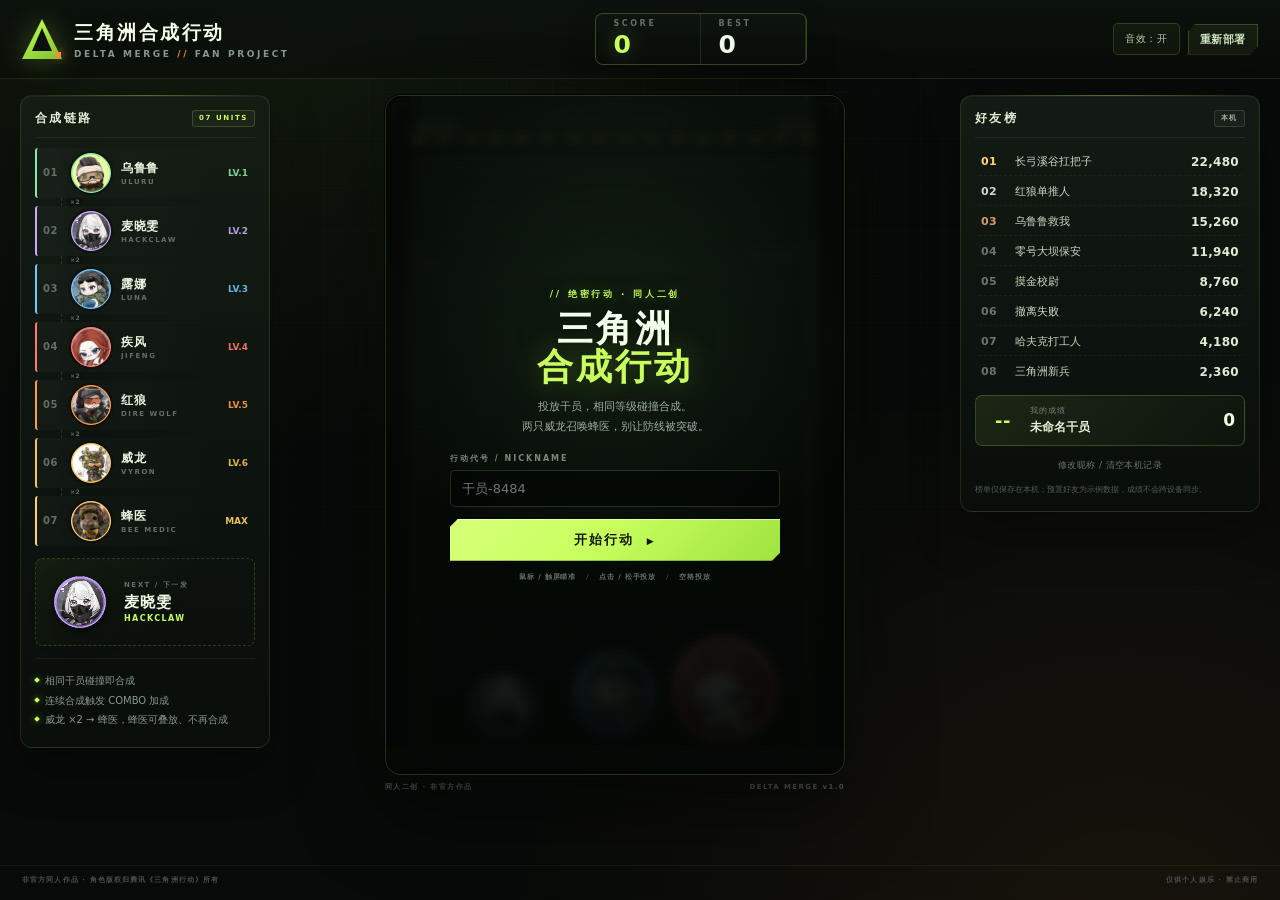
<file: index.html>
<!DOCTYPE html>
<html lang="zh-CN">
<head>
<meta charset="UTF-8">
<meta name="viewport" content="width=device-width, initial-scale=1.0, maximum-scale=1.0, user-scalable=no">
<meta name="theme-color" content="#080b09">
<title>三角洲合成行动 · DELTA MERGE</title>
<link rel="stylesheet" href="styles.css">
</head>
<body>
<div class="app">
  <header class="topbar">
    <div class="brand">
      <div class="brand-mark" aria-hidden="true"><span></span></div>
      <div class="brand-text">
        <h1>三角洲合成行动</h1>
        <p>DELTA MERGE <i>//</i> FAN PROJECT</p>
      </div>
    </div>

    <div class="hud" aria-live="polite">
      <div class="hud-item score">
        <span>SCORE</span>
        <strong id="score">0</strong>
      </div>
      <div class="hud-item">
        <span>BEST</span>
        <strong id="best">0</strong>
      </div>
      <div class="combo-chip" id="comboChip"><span>COMBO</span><b>×2</b></div>
    </div>

    <div class="actions">
      <button class="icon-btn" id="soundBtn" type="button" aria-label="切换音效">音效：开</button>
      <button class="btn small ghost" id="restartBtn" type="button" aria-label="重新部署">重新部署</button>
    </div>
  </header>

  <main class="layout">
    <aside class="panel ladder-panel">
      <div class="panel-head">
        <h2>合成链路</h2>
        <span class="tag">07 UNITS</span>
      </div>
      <div class="ladder" id="ladder"></div>

      <div class="next-box">
        <canvas id="nextCanvas" width="168" height="168" aria-label="下一个干员"></canvas>
        <div class="next-meta">
          <span class="label">NEXT / 下一发</span>
          <strong id="nextName">乌鲁鲁</strong>
          <small id="nextCode">ULURU</small>
        </div>
      </div>

      <div class="tips">
        <p><i></i>相同干员碰撞即合成</p>
        <p><i></i>连续合成触发 COMBO 加成</p>
        <p><i></i>威龙 ×2 → 蜂医，蜂医可叠放、不再合成</p>
      </div>
    </aside>

    <section class="stage">
      <div class="stage-top">
        <div class="next-mini">
          <canvas id="nextCanvasMini" width="96" height="96" aria-hidden="true"></canvas>
          <div><span>NEXT</span><strong id="nextNameMini">乌鲁鲁</strong></div>
        </div>
        <div class="stage-hint"><b>拖拽瞄准</b><span>松手投放</span></div>
      </div>

      <div class="board-shell" id="boardShell">
        <canvas id="gameCanvas" width="460" height="680" aria-label="三角洲合成行动游戏区域"></canvas>

        <div class="overlay" id="startOverlay">
          <div class="start-card">
            <div class="kicker">// 绝密行动 · 同人二创</div>
            <h2>三角洲<br><span>合成行动</span></h2>
            <p>投放干员，相同等级碰撞合成。<br>两只威龙召唤蜂医，别让防线被突破。</p>
            <label class="name-field">
              <span>行动代号 / NICKNAME</span>
              <input id="playerName" maxlength="12" placeholder="输入你的昵称" autocomplete="off" spellcheck="false">
            </label>
            <button class="btn primary" id="startBtn" type="button">开始行动 <span class="play-tri">▶</span></button>
            <div class="start-meta">
              <span>鼠标 / 触屏瞄准</span>
              <span>点击 / 松手投放</span>
              <span>空格投放</span>
            </div>
          </div>
        </div>

        <div class="overlay hidden" id="pauseOverlay">
          <div class="start-card compact">
            <div class="kicker">// 行动暂停</div>
            <h2>已暂停</h2>
            <p>切回页面后，确认继续行动。</p>
            <button class="btn primary" id="resumeBtn" type="button">继续行动</button>
          </div>
        </div>

        <div class="overlay hidden" id="gameOverOverlay">
          <div class="over-card">
            <div class="kicker danger">// 防线失守</div>
            <h2>行动结束</h2>
            <div class="final-score">
              <span>本局得分</span>
              <strong id="finalScore">0</strong>
            </div>
            <div class="final-stats">
              <div><span>历史最高</span><b id="finalBest">0</b></div>
              <div><span>好友排名</span><b id="finalRank">--</b></div>
            </div>
            <div class="new-record hidden" id="newRecord">★ 新纪录</div>
            <div class="over-actions">
              <button class="btn primary" id="againBtn" type="button">再来一局</button>
              <button class="btn ghost" id="shareBtn" type="button">复制战绩</button>
            </div>
            <p class="over-note">蜂医会越叠越高，别让其他干员顶到防线。</p>
          </div>
        </div>

        <div class="meme-layer hidden" id="memeLayer" aria-hidden="true">
          <div class="meme-sunburst" aria-hidden="true"></div>
          <div class="meme-speedlines" aria-hidden="true"></div>
          <div class="meme-stamp">
            <div class="meme-portrait">
              <img id="memeImg" src="assets/characters/fengyi.png" alt="蜂医">
            </div>
            <div class="meme-copy">
              <span class="meme-kicker">VYRON × VYRON // 蜂医登场</span>
              <strong>蜂医来啦！</strong>
              <em id="memePoints">+3,000</em>
              <small>蜂医不再合成 · 会一只叠一只</small>
            </div>
          </div>
          <div class="meme-burst-text" aria-hidden="true">BZZZ!</div>
        </div>

        <div class="scanlines" aria-hidden="true"></div>
        <div class="corner tl" aria-hidden="true"></div>
        <div class="corner tr" aria-hidden="true"></div>
        <div class="corner bl" aria-hidden="true"></div>
        <div class="corner br" aria-hidden="true"></div>
      </div>

      <div class="stage-foot">
        <span>同人二创 · 非官方作品</span>
        <span>DELTA MERGE v1.0</span>
      </div>
    </section>

    <aside class="panel rank-panel">
      <div class="panel-head">
        <h2>好友榜</h2>
        <span class="tag local">本机</span>
      </div>
      <div class="rank-list" id="rankList"></div>

      <div class="my-card">
        <span class="my-rank" id="myRank">--</span>
        <div class="my-meta">
          <span>我的成绩</span>
          <strong id="myName">未命名</strong>
        </div>
        <b id="myScore">0</b>
      </div>

      <button class="text-btn" id="editNameBtn" type="button">修改昵称 / 清空本机记录</button>
      <p class="rank-note">榜单仅保存在本机；预置好友为示例数据，成绩不会跨设备同步。</p>
    </aside>
  </main>

  <footer class="footer">
    <span>非官方同人作品 · 角色版权归腾讯《三角洲行动》所有</span>
    <span>仅供个人娱乐 · 禁止商用</span>
  </footer>
</div>

<div class="modal hidden" id="nameModal" role="dialog" aria-modal="true" aria-labelledby="nameModalTitle">
  <div class="modal-card">
    <div class="kicker">// 身份识别</div>
    <h3 id="nameModalTitle">修改昵称</h3>
    <p>好友榜只保存在这台设备上。</p>
    <input id="modalNameInput" maxlength="12" placeholder="输入昵称" autocomplete="off" spellcheck="false">
    <div class="modal-actions">
      <button class="btn small danger-ghost" id="modalClearBtn" type="button">清空成绩</button>
      <div class="modal-right">
        <button class="btn small ghost" id="modalCancelBtn" type="button">取消</button>
        <button class="btn small primary" id="modalSaveBtn" type="button">保存</button>
      </div>
    </div>
  </div>
</div>

<div class="toast" id="toast" role="status"></div>

<script src="vendor/matter.min.js"></script>
<script src="js/leaderboard.js"></script>
<script src="js/game.js?v=2"></script>
</body>
</html>
</file>
<file: styles.css>
:root {
  --bg: #070a08;
  --bg-2: #0b100c;
  --panel: #101711;
  --panel-2: #0b110d;
  --line: rgba(196, 255, 110, 0.13);
  --line-strong: rgba(196, 255, 110, 0.28);
  --acid: #c8ff5e;
  --acid-2: #91d93f;
  --orange: #ff8a3d;
  --red: #ff5656;
  --cyan: #5fd8ff;
  --text: #eaf3e4;
  --muted: #87988a;
  --muted-2: #617063;
  --font-cn: "Microsoft YaHei", "PingFang SC", "Noto Sans SC", system-ui, sans-serif;
  --font-num: "Bahnschrift", "DIN Alternate", "Arial Narrow", var(--font-cn);
}

* { box-sizing: border-box; }

html {
  min-height: 100%;
  -webkit-text-size-adjust: 100%;
  text-size-adjust: 100%;
}

body {
  margin: 0;
  min-height: 100vh;
  min-height: 100svh;
  background:
    radial-gradient(circle at 18% -10%, rgba(130, 200, 70, 0.1), transparent 38%),
    radial-gradient(circle at 88% 108%, rgba(255, 138, 61, 0.07), transparent 42%),
    var(--bg);
  color: var(--text);
  font-family: var(--font-cn);
  -webkit-font-smoothing: antialiased;
  overflow-x: hidden;
  overscroll-behavior-y: contain;
}

body::before {
  content: "";
  position: fixed;
  inset: 0;
  pointer-events: none;
  background-image:
    linear-gradient(rgba(196, 255, 110, 0.025) 1px, transparent 1px),
    linear-gradient(90deg, rgba(196, 255, 110, 0.025) 1px, transparent 1px);
  background-size: 46px 46px;
  mask-image: radial-gradient(circle at 50% 20%, #000 0%, transparent 78%);
  z-index: 0;
}

body::after {
  content: "";
  position: fixed;
  inset: 0;
  pointer-events: none;
  background: repeating-linear-gradient(
    0deg,
    rgba(255, 255, 255, 0.014) 0,
    rgba(255, 255, 255, 0.014) 1px,
    transparent 1px,
    transparent 4px
  );
  z-index: 100;
  opacity: 0.5;
}

button, input { font: inherit; }
button {
  color: inherit;
  touch-action: manipulation;
  -webkit-tap-highlight-color: transparent;
}
.hidden { display: none !important; }

.app {
  position: relative;
  z-index: 1;
  min-height: 100vh;
  min-height: 100svh;
  display: flex;
  flex-direction: column;
}

/* ---------------- topbar ---------------- */

.topbar {
  width: 100%;
  max-width: 1340px;
  margin: 0 auto;
  padding: 13px 22px;
  display: flex;
  align-items: center;
  justify-content: space-between;
  gap: 18px;
  border-bottom: 1px solid rgba(196, 255, 110, 0.1);
  background: linear-gradient(180deg, rgba(12, 18, 13, 0.9), rgba(8, 12, 9, 0.55));
  backdrop-filter: blur(10px);
}

.brand {
  display: flex;
  align-items: center;
  gap: 12px;
  min-width: 0;
}

.brand-mark {
  position: relative;
  width: 40px;
  height: 40px;
  flex: 0 0 auto;
  filter: drop-shadow(0 0 14px rgba(200, 255, 94, 0.28));
}

.brand-mark::before {
  content: "";
  position: absolute;
  inset: 0;
  background: linear-gradient(145deg, var(--acid), #7cc229);
  clip-path: polygon(50% 0, 100% 100%, 0 100%);
}

.brand-mark::after {
  content: "";
  position: absolute;
  inset: 9px 10px 8px;
  background: var(--bg-2);
  clip-path: polygon(50% 0, 100% 100%, 0 100%);
}

.brand-mark span {
  position: absolute;
  width: 5px;
  height: 5px;
  right: 1px;
  bottom: 2px;
  background: var(--orange);
  box-shadow: 0 0 8px var(--orange);
  z-index: 2;
}

.brand-text h1 {
  margin: 0;
  font-size: 19px;
  font-weight: 800;
  letter-spacing: 2.5px;
  white-space: nowrap;
  color: #f2ffe9;
  text-shadow: 0 2px 18px rgba(0, 0, 0, 0.6);
}

.brand-text p {
  margin: 4px 0 0;
  font: 600 9px/1 var(--font-num);
  letter-spacing: 2.6px;
  color: var(--muted);
  white-space: nowrap;
}

.brand-text p i { color: var(--orange); font-style: normal; }

.hud {
  display: flex;
  align-items: stretch;
  gap: 1px;
  border: 1px solid var(--line);
  background: var(--line);
  border-radius: 8px;
  overflow: hidden;
  box-shadow: 0 10px 30px rgba(0, 0, 0, 0.22);
}

.hud-item {
  min-width: 104px;
  padding: 6px 17px 7px;
  background: linear-gradient(180deg, #0d140f, #090d0a);
}

.hud-item span {
  display: block;
  font: 600 8px/1 var(--font-num);
  letter-spacing: 2.6px;
  color: var(--muted-2);
}

.hud-item strong {
  display: block;
  margin-top: 4px;
  font: 700 25px/1 var(--font-num);
  font-variant-numeric: tabular-nums;
  letter-spacing: 0.5px;
  color: #eef9e6;
}

.hud-item.score strong {
  color: var(--acid);
  text-shadow: 0 0 20px rgba(200, 255, 94, 0.32);
}

.hud-item.score strong.pop { animation: scorePop 0.22s ease-out; }

.combo-chip {
  width: 0;
  padding: 0;
  overflow: hidden;
  opacity: 0;
  display: flex;
  flex-direction: column;
  justify-content: center;
  align-items: center;
  background: linear-gradient(135deg, #ff9d4d, #ff4d4d);
  color: #1a0c04;
  transition: opacity 0.18s, width 0.18s, padding 0.18s;
}

.combo-chip.active {
  width: 86px;
  padding: 0 10px;
  opacity: 1;
}

.combo-chip span {
  font: 800 8px/1 var(--font-num);
  letter-spacing: 2px;
  color: rgba(26, 12, 4, 0.66);
}

.combo-chip b {
  font: 900 20px/1.1 var(--font-num);
  letter-spacing: 0.5px;
}

.combo-chip.pop { animation: comboPop 0.3s cubic-bezier(0.2, 1.6, 0.4, 1); }

.actions {
  display: flex;
  align-items: center;
  gap: 8px;
  flex: 0 0 auto;
}

/* ---------------- buttons ---------------- */

.btn {
  --btn-bg: #111a12;
  --btn-fg: var(--text);
  appearance: none;
  border: 0;
  background: var(--btn-bg);
  color: var(--btn-fg);
  padding: 10px 18px;
  font-size: 12px;
  font-weight: 700;
  letter-spacing: 1px;
  cursor: pointer;
  clip-path: polygon(8px 0, 100% 0, 100% calc(100% - 8px), calc(100% - 8px) 100%, 0 100%, 0 8px);
  transition: transform 0.15s, background 0.15s, box-shadow 0.15s, color 0.15s;
  user-select: none;
}

.btn:hover { transform: translateY(-1px); }
.btn:active { transform: translateY(1px); }

.btn.primary {
  background: linear-gradient(135deg, #d7ff7b, var(--acid) 45%, #9fe23f);
  color: #101607;
  box-shadow: 0 8px 26px rgba(160, 230, 62, 0.16), inset 0 1px rgba(255, 255, 255, 0.5);
}

.btn.primary:hover {
  background: linear-gradient(135deg, #e4ffa8, #d2ff70 45%, #adf04c);
  box-shadow: 0 10px 32px rgba(160, 230, 62, 0.24);
}

.btn.ghost {
  background: rgba(196, 255, 110, 0.055);
  color: #cfe6c1;
  box-shadow: inset 0 0 0 1px rgba(196, 255, 110, 0.2);
}

.btn.ghost:hover { background: rgba(196, 255, 110, 0.1); }

.btn.small { padding: 8px 12px; font-size: 11px; letter-spacing: 0.6px; }

.btn.danger-ghost {
  background: rgba(255, 86, 86, 0.06);
  color: #ff9c9c;
  box-shadow: inset 0 0 0 1px rgba(255, 86, 86, 0.2);
}

.icon-btn {
  appearance: none;
  border: 1px solid rgba(196, 255, 110, 0.16);
  background: rgba(196, 255, 110, 0.04);
  color: #b8c9ae;
  border-radius: 5px;
  padding: 8px 11px;
  font-size: 10px;
  letter-spacing: 0.6px;
  cursor: pointer;
  transition: background 0.15s, color 0.15s, border-color 0.15s;
  white-space: nowrap;
}

.icon-btn:hover { background: rgba(196, 255, 110, 0.09); color: var(--text); border-color: var(--line-strong); }
.icon-btn.muted { color: var(--muted-2); }

/* ---------------- layout ---------------- */

.layout {
  width: 100%;
  max-width: 1320px;
  margin: 16px auto 0;
  padding: 0 20px;
  display: grid;
  grid-template-columns: 250px minmax(0, 1fr) 300px;
  gap: 16px;
  align-items: start;
  flex: 1;
}

/* ---------------- panels ---------------- */

.panel {
  position: relative;
  padding: 14px;
  border: 1px solid rgba(196, 255, 110, 0.11);
  border-radius: 12px;
  background:
    linear-gradient(180deg, rgba(20, 29, 21, 0.92), rgba(9, 14, 10, 0.96)),
    repeating-linear-gradient(0deg, transparent 0, transparent 3px, rgba(255, 255, 255, 0.012) 3px, rgba(255, 255, 255, 0.012) 4px);
  box-shadow: 0 22px 50px rgba(0, 0, 0, 0.3), inset 0 1px rgba(255, 255, 255, 0.035);
}

.panel::after {
  content: "";
  position: absolute;
  top: -1px;
  left: 16px;
  right: 16px;
  height: 1px;
  background: linear-gradient(90deg, transparent, rgba(200, 255, 94, 0.6), transparent);
  opacity: 0.55;
}

.panel-head {
  display: flex;
  align-items: center;
  justify-content: space-between;
  gap: 8px;
  padding-bottom: 10px;
  margin-bottom: 10px;
  border-bottom: 1px solid rgba(196, 255, 110, 0.08);
}

.panel-head h2 {
  margin: 0;
  font-size: 12px;
  font-weight: 800;
  letter-spacing: 2.4px;
  color: #dfeed5;
}

.tag {
  font: 700 7px/1 var(--font-num);
  letter-spacing: 1.6px;
  color: var(--acid);
  padding: 4px 6px;
  border: 1px solid rgba(196, 255, 110, 0.18);
  border-radius: 3px;
  background: rgba(196, 255, 110, 0.045);
}

.tag.local { color: #9fb4a2; border-color: rgba(255, 255, 255, 0.12); background: rgba(255, 255, 255, 0.03); }

/* ---------------- ladder ---------------- */

.ladder { display: flex; flex-direction: column; }

.ladder-item {
  display: grid;
  grid-template-columns: 20px 42px minmax(0, 1fr) auto;
  gap: 8px;
  align-items: center;
  padding: 5px 5px 5px 6px;
  border-left: 2px solid var(--c, var(--acid));
  border-radius: 3px;
  background: linear-gradient(90deg, rgba(255, 255, 255, 0.026), transparent 82%);
  transition: background 0.15s, transform 0.15s;
}

.ladder-item:hover { background: rgba(196, 255, 110, 0.06); transform: translateX(2px); }

.ladder-index {
  font: 700 10px/1 var(--font-num);
  color: var(--muted-2);
  letter-spacing: 0.5px;
}

.ladder-avatar {
  position: relative;
  width: 40px;
  height: 40px;
  border-radius: 50%;
  border: 1px solid var(--c, var(--acid));
  background: radial-gradient(circle at 35% 30%, rgba(255, 255, 255, 0.22), transparent 46%), var(--c, #446);
  background-size: cover;
  background-position: center;
  display: flex;
  align-items: center;
  justify-content: center;
  font-size: 15px;
  font-weight: 900;
  color: #10140d;
  overflow: hidden;
  box-shadow: 0 0 0 2px rgba(0, 0, 0, 0.32), 0 0 14px rgba(0, 0, 0, 0.25);
}

.ladder-avatar.has-img { color: transparent; text-shadow: none; }

.ladder-meta { min-width: 0; }
.ladder-meta strong {
  display: block;
  font-size: 12px;
  font-weight: 700;
  letter-spacing: 0.5px;
  color: #e8f3df;
  white-space: nowrap;
  overflow: hidden;
  text-overflow: ellipsis;
}
.ladder-meta small {
  display: block;
  margin-top: 2px;
  font: 600 7px/1 var(--font-num);
  letter-spacing: 1.5px;
  color: var(--muted-2);
  white-space: nowrap;
  overflow: hidden;
  text-overflow: ellipsis;
}

.ladder-lv {
  font: 700 9px/1 var(--font-num);
  color: var(--c, var(--acid));
  opacity: 0.9;
  padding-right: 2px;
}

.ladder-sep {
  position: relative;
  height: 8px;
  margin-left: 26px;
  border-left: 1px dashed rgba(196, 255, 110, 0.14);
}

.ladder-sep span {
  position: absolute;
  left: 5px;
  top: 50%;
  transform: translateY(-50%);
  font: 700 6px/1 var(--font-num);
  letter-spacing: 0.5px;
  color: var(--muted-2);
  background: #0d130e;
  padding: 1px 3px;
}

.next-box {
  margin-top: 12px;
  display: flex;
  align-items: center;
  gap: 10px;
  padding: 9px 10px;
  border: 1px dashed rgba(196, 255, 110, 0.18);
  border-radius: 7px;
  background: linear-gradient(135deg, rgba(196, 255, 110, 0.05), transparent 65%);
}

.next-box canvas {
  width: 68px;
  height: 68px;
  flex: 0 0 auto;
  filter: drop-shadow(0 8px 12px rgba(0, 0, 0, 0.35));
}

.next-meta { display: flex; flex-direction: column; min-width: 0; }
.next-meta .label { font: 600 7px/1 var(--font-num); letter-spacing: 1.5px; color: var(--muted-2); }
.next-meta strong { margin-top: 4px; font-size: 15px; font-weight: 800; letter-spacing: 1px; color: #effbe6; }
.next-meta small { margin-top: 3px; font: 600 8px/1 var(--font-num); letter-spacing: 1.4px; color: var(--acid); }

.tips {
  margin-top: 12px;
  padding-top: 10px;
  border-top: 1px solid rgba(196, 255, 110, 0.07);
}

.tips p {
  display: flex;
  align-items: flex-start;
  gap: 6px;
  margin: 5px 0;
  font-size: 10px;
  line-height: 1.45;
  color: var(--muted);
}

.tips i {
  width: 4px;
  height: 4px;
  margin-top: 4px;
  flex: 0 0 auto;
  background: var(--acid);
  transform: rotate(45deg);
  box-shadow: 0 0 6px rgba(200, 255, 94, 0.5);
}

/* ---------------- stage ---------------- */

.stage {
  display: flex;
  flex-direction: column;
  align-items: center;
  min-width: 0;
}

.stage-top { display: none; }

.board-shell {
  position: relative;
  width: min(100%, 460px, calc((100vh - 172px) * 0.6765));
  width: min(100%, 460px, calc((100svh - 172px) * 0.6765));
  aspect-ratio: 460 / 680;
  border-radius: 16px;
  border: 1px solid rgba(196, 255, 110, 0.16);
  background: #070b08;
  overflow: hidden;
  box-shadow:
    0 0 0 1px rgba(0, 0, 0, 0.7),
    0 34px 80px rgba(0, 0, 0, 0.5),
    0 0 70px rgba(120, 220, 80, 0.04);
  isolation: isolate;
}

#gameCanvas {
  display: block;
  width: 100%;
  height: 100%;
  touch-action: none;
  cursor: crosshair;
  user-select: none;
  -webkit-user-select: none;
}

.scanlines {
  position: absolute;
  inset: 0;
  z-index: 2;
  pointer-events: none;
  background: repeating-linear-gradient(
    0deg,
    rgba(255, 255, 255, 0.022) 0,
    rgba(255, 255, 255, 0.022) 1px,
    transparent 1px,
    transparent 3px
  );
  mix-blend-mode: soft-light;
  opacity: 0.6;
}

.corner {
  position: absolute;
  z-index: 4;
  width: 17px;
  height: 17px;
  pointer-events: none;
  opacity: 0.7;
  border-color: rgba(200, 255, 94, 0.8);
  border-style: solid;
  border-width: 0;
}
.corner.tl { top: 7px; left: 7px; border-top-width: 1px; border-left-width: 1px; }
.corner.tr { top: 7px; right: 7px; border-top-width: 1px; border-right-width: 1px; }
.corner.bl { bottom: 7px; left: 7px; border-bottom-width: 1px; border-left-width: 1px; }
.corner.br { bottom: 7px; right: 7px; border-bottom-width: 1px; border-right-width: 1px; }

/* ---------------- VYRON × VYRON meme ---------------- */

.meme-layer {
  position: absolute;
  inset: 0;
  z-index: 6;
  display: flex;
  align-items: center;
  justify-content: center;
  overflow: hidden;
  pointer-events: none;
  background:
    radial-gradient(circle at 50% 40%, rgba(255, 209, 102, 0.16), transparent 46%),
    linear-gradient(160deg, rgba(4, 8, 5, 0.93), rgba(22, 16, 5, 0.94));
  backdrop-filter: blur(3px);
}

.meme-layer::before {
  content: "";
  position: absolute;
  inset: 0;
  background: repeating-linear-gradient(
    0deg,
    rgba(255, 236, 180, 0.035) 0,
    rgba(255, 236, 180, 0.035) 1px,
    transparent 1px,
    transparent 4px
  );
  opacity: 0.7;
}

.meme-layer::after {
  content: "";
  position: absolute;
  inset: 0;
  background: #fff4c4;
  opacity: 0;
}

.meme-layer.show::after {
  animation: memeFlash 0.6s ease-out both;
}

.meme-sunburst {
  position: absolute;
  inset: -45%;
  background: repeating-conic-gradient(
    from 0deg at 50% 50%,
    rgba(255, 209, 102, 0.13) 0deg 7deg,
    transparent 7deg 22deg
  );
  opacity: 0.75;
  animation: memeSpin 12s linear infinite;
}

.meme-speedlines {
  position: absolute;
  inset: -20%;
  background: repeating-conic-gradient(
    from 4deg at 50% 50%,
    rgba(255, 236, 180, 0.12) 0deg 1px,
    transparent 1px 10deg
  );
  mask-image: radial-gradient(circle at 50% 50%, transparent 0 25%, #000 58%, transparent 100%);
  opacity: 0.7;
  animation: memeSpin 7s linear infinite reverse;
}

.meme-stamp {
  position: relative;
  z-index: 2;
  display: flex;
  align-items: center;
  gap: 16px;
  width: min(92%, 410px);
  padding: 16px;
  border: 2px solid rgba(255, 209, 102, 0.9);
  background:
    linear-gradient(135deg, rgba(33, 28, 10, 0.97), rgba(9, 12, 8, 0.98));
  box-shadow:
    0 24px 80px rgba(0, 0, 0, 0.72),
    0 0 42px rgba(255, 209, 102, 0.18),
    inset 0 0 0 1px rgba(255, 255, 255, 0.06);
  clip-path: polygon(15px 0, 100% 0, 100% calc(100% - 15px), calc(100% - 15px) 100%, 0 100%, 0 15px);
  transform: rotate(-1.5deg);
}

.meme-layer.show .meme-stamp {
  animation: memeStampIn 0.58s cubic-bezier(0.18, 1.55, 0.35, 1) both;
}

.meme-portrait {
  flex: 0 0 auto;
  width: 140px;
  height: 140px;
  border-radius: 50%;
  overflow: hidden;
  border: 3px solid #ffd166;
  background: #161309;
  box-shadow:
    0 0 0 5px rgba(255, 209, 102, 0.12),
    0 12px 30px rgba(0, 0, 0, 0.55);
}

.meme-portrait img {
  display: block;
  width: 100%;
  height: 100%;
  object-fit: cover;
  filter: saturate(1.08) contrast(1.06);
}

.meme-copy {
  display: flex;
  flex-direction: column;
  min-width: 0;
}

.meme-kicker {
  font: 700 8px/1.45 var(--font-num);
  letter-spacing: 1.7px;
  color: #ffcf6a;
  white-space: nowrap;
}

.meme-copy strong {
  margin-top: 5px;
  font-size: 30px;
  line-height: 1;
  letter-spacing: 2px;
  color: #fff2c4;
  text-shadow:
    0 0 28px rgba(255, 209, 102, 0.26),
    3px 3px 0 rgba(112, 66, 0, 0.55);
  white-space: nowrap;
}

.meme-copy em {
  margin-top: 8px;
  font: 800 18px/1 var(--font-num);
  font-style: normal;
  letter-spacing: 0.5px;
  color: #ffd166;
}

.meme-copy small {
  margin-top: 9px;
  font-size: 9px;
  line-height: 1.5;
  letter-spacing: 0.4px;
  color: #a4997d;
}

.meme-burst-text {
  position: absolute;
  top: 8%;
  right: 6%;
  z-index: 3;
  font: 900 52px/0.9 var(--font-num);
  letter-spacing: 2px;
  color: #ffd166;
  text-shadow:
    0 0 32px rgba(255, 209, 102, 0.42),
    4px 4px 0 rgba(77, 35, 0, 0.8);
  transform: rotate(-8deg);
  opacity: 0.96;
}

.meme-layer.show .meme-burst-text {
  animation: memeBurst 0.72s cubic-bezier(0.18, 1.6, 0.3, 1) 0.08s both;
}

.stage-foot {
  width: min(100%, 460px);
  margin-top: 8px;
  display: flex;
  justify-content: space-between;
  gap: 10px;
  font: 600 7px/1.4 var(--font-num);
  letter-spacing: 1.4px;
  color: #4e5d51;
}

/* ---------------- overlays ---------------- */

.overlay {
  position: absolute;
  inset: 0;
  z-index: 8;
  display: flex;
  align-items: center;
  justify-content: center;
  padding: 22px;
  background:
    radial-gradient(circle at 50% 36%, rgba(34, 56, 32, 0.42), transparent 52%),
    linear-gradient(180deg, rgba(4, 8, 5, 0.74), rgba(3, 6, 4, 0.93));
  backdrop-filter: blur(5px);
  animation: overlayIn 0.25s ease-out;
  overflow-y: auto;
  overscroll-behavior: contain;
}

.start-card, .over-card {
  width: 100%;
  max-width: 330px;
  margin: auto;
  text-align: center;
}

.start-card.compact { max-width: 280px; }

.kicker {
  font: 700 9px/1.4 var(--font-num);
  letter-spacing: 2.8px;
  color: var(--acid);
  margin-bottom: 10px;
  text-shadow: 0 0 16px rgba(200, 255, 94, 0.25);
}

.kicker.danger { color: #ff8181; text-shadow: 0 0 16px rgba(255, 86, 86, 0.3); }

.start-card h2, .over-card h2 {
  margin: 0 0 12px;
  font-size: 36px;
  line-height: 1.04;
  letter-spacing: 3px;
  font-weight: 900;
  color: #f4ffec;
  text-shadow: 0 6px 40px rgba(0, 0, 0, 0.7);
}

.start-card h2 span { color: var(--acid); text-shadow: 0 0 32px rgba(200, 255, 94, 0.28); }

.start-card p, .over-card p {
  margin: 0;
  font-size: 11px;
  line-height: 1.8;
  color: #9cac9c;
}

.name-field { display: block; text-align: left; margin: 18px 0 12px; }
.name-field span {
  display: block;
  font: 600 8px/1 var(--font-num);
  letter-spacing: 2px;
  color: #788a79;
}

.name-field input {
  width: 100%;
  margin-top: 7px;
  padding: 10px 11px;
  border: 1px solid rgba(196, 255, 110, 0.17);
  border-radius: 5px;
  background: rgba(0, 0, 0, 0.42);
  color: var(--text);
  font-size: 13px;
  outline: none;
  transition: border-color 0.15s, box-shadow 0.15s;
}

.name-field input:focus, .modal-card input:focus {
  border-color: rgba(200, 255, 94, 0.65);
  box-shadow: 0 0 0 3px rgba(200, 255, 94, 0.08);
}

.start-card .btn.primary { width: 100%; padding: 12px 18px; font-size: 13px; letter-spacing: 2px; }

.play-tri { font-size: 9px; margin-left: 6px; }

.start-meta {
  display: flex;
  justify-content: center;
  flex-wrap: wrap;
  gap: 5px 10px;
  margin-top: 12px;
  font: 600 7px/1.4 var(--font-num);
  letter-spacing: 0.8px;
  color: #5f7061;
}

.start-meta span { position: relative; }
.start-meta span + span::before {
  content: "/";
  margin-right: 10px;
  color: #39453b;
}

.final-score {
  margin: 16px 0 12px;
  padding: 12px 0 14px;
  border-top: 1px solid rgba(196, 255, 110, 0.1);
  border-bottom: 1px solid rgba(196, 255, 110, 0.1);
}

.final-score span {
  display: block;
  font: 600 8px/1 var(--font-num);
  letter-spacing: 2.4px;
  color: #7d907e;
}

.final-score strong {
  display: block;
  margin-top: 7px;
  font: 800 52px/0.95 var(--font-num);
  font-variant-numeric: tabular-nums;
  letter-spacing: 1px;
  color: var(--acid);
  text-shadow: 0 0 42px rgba(200, 255, 94, 0.26);
}

.final-stats {
  display: grid;
  grid-template-columns: 1fr 1fr;
  gap: 1px;
  background: rgba(196, 255, 110, 0.1);
  border: 1px solid rgba(196, 255, 110, 0.1);
  border-radius: 4px;
  overflow: hidden;
}

.final-stats div { padding: 9px 6px; background: rgba(5, 9, 6, 0.7); }
.final-stats span { display: block; font-size: 8px; letter-spacing: 1px; color: #718173; }
.final-stats b { display: block; margin-top: 4px; font: 700 18px/1 var(--font-num); color: #e6f5db; }

.new-record {
  margin-top: 10px;
  font: 800 10px/1 var(--font-num);
  letter-spacing: 2.4px;
  color: var(--orange);
  animation: recordBlink 1s steps(2, end) infinite;
}

.over-actions {
  display: grid;
  grid-template-columns: 1.2fr 1fr;
  gap: 8px;
  margin-top: 16px;
}

.over-note { margin-top: 10px !important; font-size: 9px !important; color: #68796a !important; }

/* ---------------- rank panel ---------------- */

.rank-list { display: flex; flex-direction: column; gap: 2px; }

.rank-row {
  display: grid;
  grid-template-columns: 26px minmax(0, 1fr) auto;
  gap: 8px;
  align-items: center;
  padding: 6px 6px;
  border-bottom: 1px dashed rgba(255, 255, 255, 0.05);
  border-radius: 4px;
  font-size: 11px;
}

.rank-row:last-child { border-bottom: 0; }
.rank-row.is-player {
  background: linear-gradient(90deg, rgba(196, 255, 110, 0.1), rgba(196, 255, 110, 0.025));
  border: 1px solid rgba(196, 255, 110, 0.18);
  border-bottom-style: solid;
}

.rank-no {
  font: 700 11px/1 var(--font-num);
  color: #68786a;
  letter-spacing: 0.3px;
}

.rank-row:nth-child(1) .rank-no { color: #ffd76a; }
.rank-row:nth-child(2) .rank-no { color: #cfd8d0; }
.rank-row:nth-child(3) .rank-no { color: #d59b6a; }

.rank-name {
  display: flex;
  align-items: center;
  gap: 5px;
  min-width: 0;
  color: #c8d7c2;
  white-space: nowrap;
  overflow: hidden;
  text-overflow: ellipsis;
}

.rank-name em {
  flex: 0 0 auto;
  font-style: normal;
  font-size: 7px;
  letter-spacing: 0.5px;
  color: #122006;
  background: var(--acid);
  border-radius: 2px;
  padding: 2px 4px;
}

.rank-score {
  font: 700 12px/1 var(--font-num);
  font-variant-numeric: tabular-nums;
  color: #dcebd3;
  letter-spacing: 0.3px;
}

.rank-row.is-player .rank-score { color: var(--acid); }

.my-card {
  display: flex;
  align-items: center;
  gap: 9px;
  margin-top: 10px;
  padding: 9px;
  border: 1px solid rgba(196, 255, 110, 0.2);
  border-radius: 7px;
  background: linear-gradient(120deg, rgba(196, 255, 110, 0.09), rgba(196, 255, 110, 0.02));
}

.my-rank {
  min-width: 36px;
  text-align: center;
  font: 800 18px/1 var(--font-num);
  color: var(--acid);
  letter-spacing: 0.5px;
}

.my-meta { min-width: 0; flex: 1; }
.my-meta span { display: block; font-size: 8px; letter-spacing: 1px; color: #738575; }
.my-meta strong {
  display: block;
  margin-top: 3px;
  font-size: 12px;
  color: #e4f3da;
  white-space: nowrap;
  overflow: hidden;
  text-overflow: ellipsis;
}

.my-card > b {
  font: 700 17px/1 var(--font-num);
  font-variant-numeric: tabular-nums;
  color: #eaffdc;
}

.text-btn {
  display: block;
  width: 100%;
  margin-top: 8px;
  padding: 5px;
  border: 0;
  background: none;
  color: #647567;
  font-size: 9px;
  letter-spacing: 0.4px;
  cursor: pointer;
  transition: color 0.15s;
}
.text-btn:hover { color: #a8bd9d; }

.rank-note {
  margin: 7px 0 0;
  font-size: 8px;
  line-height: 1.6;
  color: #4f5e51;
}

/* ---------------- footer ---------------- */

.footer {
  width: 100%;
  max-width: 1320px;
  margin: 14px auto 0;
  padding: 10px 22px 14px;
  display: flex;
  justify-content: space-between;
  gap: 10px;
  font: 600 7px/1.4 var(--font-num);
  letter-spacing: 1.1px;
  color: #465248;
  border-top: 1px solid rgba(196, 255, 110, 0.06);
}

/* ---------------- modal / toast ---------------- */

.modal {
  position: fixed;
  inset: 0;
  z-index: 120;
  display: flex;
  align-items: center;
  justify-content: center;
  padding: 20px;
  background: rgba(2, 5, 3, 0.72);
  backdrop-filter: blur(7px);
  animation: overlayIn 0.2s ease-out;
}

.modal-card {
  width: min(100%, 360px);
  padding: 20px;
  border: 1px solid rgba(196, 255, 110, 0.2);
  border-radius: 10px;
  background: linear-gradient(160deg, #141d15, #090e0a);
  box-shadow: 0 30px 90px rgba(0, 0, 0, 0.7), inset 0 1px rgba(255, 255, 255, 0.05);
}

.modal-card h3 { margin: 0 0 6px; font-size: 18px; letter-spacing: 1px; }
.modal-card p { margin: 0 0 14px; font-size: 10px; color: var(--muted); }

.modal-card input {
  width: 100%;
  padding: 10px 11px;
  border: 1px solid rgba(196, 255, 110, 0.17);
  border-radius: 5px;
  background: rgba(0, 0, 0, 0.4);
  color: var(--text);
  font-size: 13px;
  outline: none;
}

.modal-actions {
  display: flex;
  align-items: center;
  justify-content: space-between;
  gap: 8px;
  margin-top: 14px;
}

.modal-right { display: flex; gap: 6px; }

.toast {
  position: fixed;
  left: 50%;
  bottom: 26px;
  z-index: 200;
  transform: translate(-50%, 14px);
  opacity: 0;
  pointer-events: none;
  padding: 9px 16px;
  border: 1px solid rgba(196, 255, 110, 0.25);
  border-radius: 4px;
  background: rgba(10, 16, 11, 0.94);
  color: #dff2d3;
  font-size: 11px;
  letter-spacing: 0.5px;
  box-shadow: 0 14px 40px rgba(0, 0, 0, 0.5);
  transition: opacity 0.2s, transform 0.2s;
  white-space: nowrap;
}

.toast.show { opacity: 1; transform: translate(-50%, 0); }

/* ---------------- responsive ---------------- */

@media (max-width: 1120px) {
  .layout { grid-template-columns: 220px minmax(0, 1fr) 270px; gap: 12px; padding: 0 14px; }
  .hud-item { min-width: 88px; padding-left: 12px; padding-right: 12px; }
  .brand-text h1 { font-size: 17px; letter-spacing: 1.6px; }
}

@media (max-width: 980px) {
  .layout { grid-template-columns: minmax(0, 1fr) 280px; }
  .ladder-panel { display: none; }
  .board-shell {
    width: min(100%, 460px, calc((100vh - 172px) * 0.6765));
    width: min(100%, 460px, calc((100svh - 172px) * 0.6765));
  }
  .stage { gap: 7px; }
  .stage-top {
    display: flex;
    align-items: center;
    justify-content: space-between;
    width: min(100%, 460px);
    padding: 0 3px;
  }
  .next-mini { display: flex; align-items: center; gap: 8px; }
  .next-mini canvas {
    width: 52px;
    height: 52px;
    filter: drop-shadow(0 5px 8px rgba(0, 0, 0, 0.4));
  }
  .next-mini span {
    display: block;
    font: 600 7px/1 var(--font-num);
    letter-spacing: 1.5px;
    color: #667769;
  }
  .next-mini strong {
    display: block;
    margin-top: 3px;
    font-size: 12px;
    color: #dfeed6;
  }
  .stage-hint {
    text-align: right;
    font-size: 8px;
    color: #56665a;
    line-height: 1.5;
  }
  .stage-hint b { display: block; font-size: 9px; color: #9aac94; font-weight: 600; }

  .meme-stamp {
    width: 94%;
    gap: 12px;
    padding: 13px;
  }
  .meme-portrait { width: 112px; height: 112px; }
  .meme-kicker { font-size: 7px; letter-spacing: 1.2px; }
  .meme-copy strong { font-size: 25px; letter-spacing: 1px; }
  .meme-copy em { margin-top: 6px; font-size: 15px; }
  .meme-copy small { margin-top: 6px; font-size: 8px; }
  .meme-burst-text { top: 5%; right: 5%; font-size: 40px; }
}

@media (max-width: 760px) {
  .topbar { padding: 9px 12px; gap: 8px; }
  .brand { gap: 8px; }
  .brand-mark { width: 30px; height: 30px; }
  .brand-mark::after { inset: 7px 8px 6px; }
  .brand-text h1 { font-size: 13px; letter-spacing: 0.8px; }
  .brand-text p { display: none; }
  .hud { border-radius: 6px; }
  .hud-item { min-width: 61px; padding: 4px 8px 5px; }
  .hud-item span { font-size: 6px; letter-spacing: 1.4px; }
  .hud-item strong { font-size: 17px; margin-top: 3px; }
  .combo-chip.active { width: 62px; padding: 0 6px; }
  .combo-chip b { font-size: 14px; }
  .combo-chip span { font-size: 6px; letter-spacing: 1px; }
  .actions { gap: 5px; }
  .actions .btn {
    display: block;
    padding: 7px 8px;
    font-size: 0;
    letter-spacing: 0;
    line-height: 1;
  }
  .actions .btn::after {
    content: "↻";
    font-size: 14px;
    font-weight: 800;
    line-height: 1;
  }
  .icon-btn { padding: 7px 8px; font-size: 9px; }

  .layout {
    grid-template-columns: minmax(0, 1fr);
    margin-top: 9px;
    padding: 0 9px;
    gap: 10px;
  }

  .stage { gap: 7px; }
  .stage-top {
    display: flex;
    align-items: center;
    justify-content: space-between;
    width: min(100%, 460px);
    padding: 0 3px;
  }
  .next-mini { display: flex; align-items: center; gap: 6px; }
  .next-mini canvas { width: 42px; height: 42px; filter: drop-shadow(0 4px 6px rgba(0, 0, 0, 0.4)); }
  .next-mini span { display: block; font: 600 6px/1 var(--font-num); letter-spacing: 1.4px; color: #667769; }
  .next-mini strong { display: block; margin-top: 3px; font-size: 11px; color: #dfeed6; }
  .stage-hint { text-align: right; font-size: 8px; color: #56665a; line-height: 1.5; }
  .stage-hint b { display: block; font-size: 9px; color: #9aac94; font-weight: 600; }

  .board-shell {
    width: min(100%, 460px, calc((100vh - 156px) * 0.6765));
    width: min(100%, 460px, calc((100svh - 156px) * 0.6765));
    border-radius: 12px;
  }
  .overlay { padding: 14px; }
  .start-card h2 { font-size: 30px; letter-spacing: 2px; }
  .start-card p { font-size: 10px; }
  .start-card .btn.primary { padding: 10px 12px; }
  .final-score strong { font-size: 44px; }
  .stage-foot { font-size: 6px; padding: 0 4px; }

  .meme-stamp {
    width: 94%;
    gap: 12px;
    padding: 13px;
  }
  .meme-portrait { width: 104px; height: 104px; border-width: 2px; }
  .meme-kicker { font-size: 7px; letter-spacing: 1.2px; }
  .meme-copy strong { font-size: 25px; letter-spacing: 1px; }
  .meme-copy em { margin-top: 6px; font-size: 15px; }
  .meme-copy small { margin-top: 6px; font-size: 8px; }
  .meme-burst-text { top: 5%; right: 5%; font-size: 38px; }

  .rank-panel { padding: 12px; }
  .footer { flex-direction: column; align-items: center; text-align: center; padding-bottom: 18px; }
}

@media (max-width: 400px) {
  .brand-text h1 { font-size: 12px; }
  .brand-mark { width: 26px; height: 26px; }
  .brand-mark::after { inset: 6px 7px 5px; }
  .hud-item { min-width: 55px; padding-left: 6px; padding-right: 6px; }
  .hud-item strong { font-size: 15px; }
  .icon-btn { font-size: 8px; padding: 6px; }
  .meme-portrait { width: 92px; height: 92px; }
  .meme-copy strong { font-size: 22px; }
  .meme-copy em { font-size: 13px; }
  .meme-copy small { display: none; }
}

@media (max-height: 720px) and (max-width: 760px) {
  .overlay { padding: 10px; }
  .start-card h2 { margin-bottom: 8px; font-size: 25px; }
  .start-card p { font-size: 9px; line-height: 1.55; }
  .name-field { margin: 10px 0 8px; }
  .start-card .btn.primary { padding: 9px 10px; }
  .start-meta { margin-top: 8px; }
  .final-score { margin: 10px 0 8px; padding: 8px 0 10px; }
  .final-score strong { font-size: 38px; }
  .over-actions { margin-top: 10px; }
  .over-card h2 { margin-bottom: 8px; font-size: 29px; }
}

@media (orientation: landscape) and (max-height: 560px) {
  .topbar { padding: 4px 8px; }
  .brand-text { display: none; }
  .brand-mark { width: 24px; height: 24px; }
  .hud-item { min-width: 52px; padding: 3px 6px; }
  .hud-item strong { margin-top: 2px; font-size: 14px; }
  .actions .btn { display: none; }
  .layout { margin-top: 4px; padding: 0 6px; }
  .stage-top, .stage-foot, .rank-panel, .footer { display: none; }
  .board-shell { width: min(100%, calc((100svh - 58px) * 0.6765)); }
  .overlay { padding: 8px; }
  .start-card h2 { font-size: 22px; }
  .start-card p { font-size: 9px; }
  .name-field { margin: 8px 0 6px; }
  .start-card .btn.primary { padding: 8px 10px; }
  .start-meta { display: none; }
}

@media (max-height: 700px) and (min-width: 761px) {
  .topbar { padding-top: 8px; padding-bottom: 8px; }
  .layout { margin-top: 10px; }
  .brand-mark { width: 34px; height: 34px; }
  .stage-foot { display: none; }
  .board-shell {
    width: min(100%, 460px, calc((100vh - 138px) * 0.6765));
  }
  .ladder-item { padding-top: 3px; padding-bottom: 3px; }
  .next-box canvas { width: 56px; height: 56px; }
  .tips { display: none; }
}

/* ---------------- keyframes ---------------- */

@keyframes scorePop {
  0% { transform: scale(1); }
  40% { transform: scale(1.14); color: #eaffb0; }
  100% { transform: scale(1); }
}

@keyframes comboPop {
  0% { transform: scale(0.8); }
  55% { transform: scale(1.12); }
  100% { transform: scale(1); }
}

@keyframes overlayIn {
  from { opacity: 0; }
  to { opacity: 1; }
}

@keyframes recordBlink {
  50% { opacity: 0.35; }
}

@keyframes memeSpin {
  to { transform: rotate(360deg); }
}

@keyframes memeFlash {
  0% { opacity: 0.78; }
  100% { opacity: 0; }
}

@keyframes memeStampIn {
  0% { opacity: 0; transform: scale(0.58) rotate(-9deg); }
  62% { opacity: 1; transform: scale(1.07) rotate(1.2deg); }
  100% { opacity: 1; transform: scale(1) rotate(-1.5deg); }
}

@keyframes memeBurst {
  0% { opacity: 0; transform: scale(0.4) rotate(-22deg); }
  55% { opacity: 1; transform: scale(1.12) rotate(-5deg); }
  100% { opacity: 0.96; transform: scale(1) rotate(-8deg); }
}

@media (prefers-reduced-motion: reduce) {
  *, *::before, *::after {
    animation-duration: 0.001ms !important;
    animation-iteration-count: 1 !important;
    transition-duration: 0.001ms !important;
  }
}
</file>
